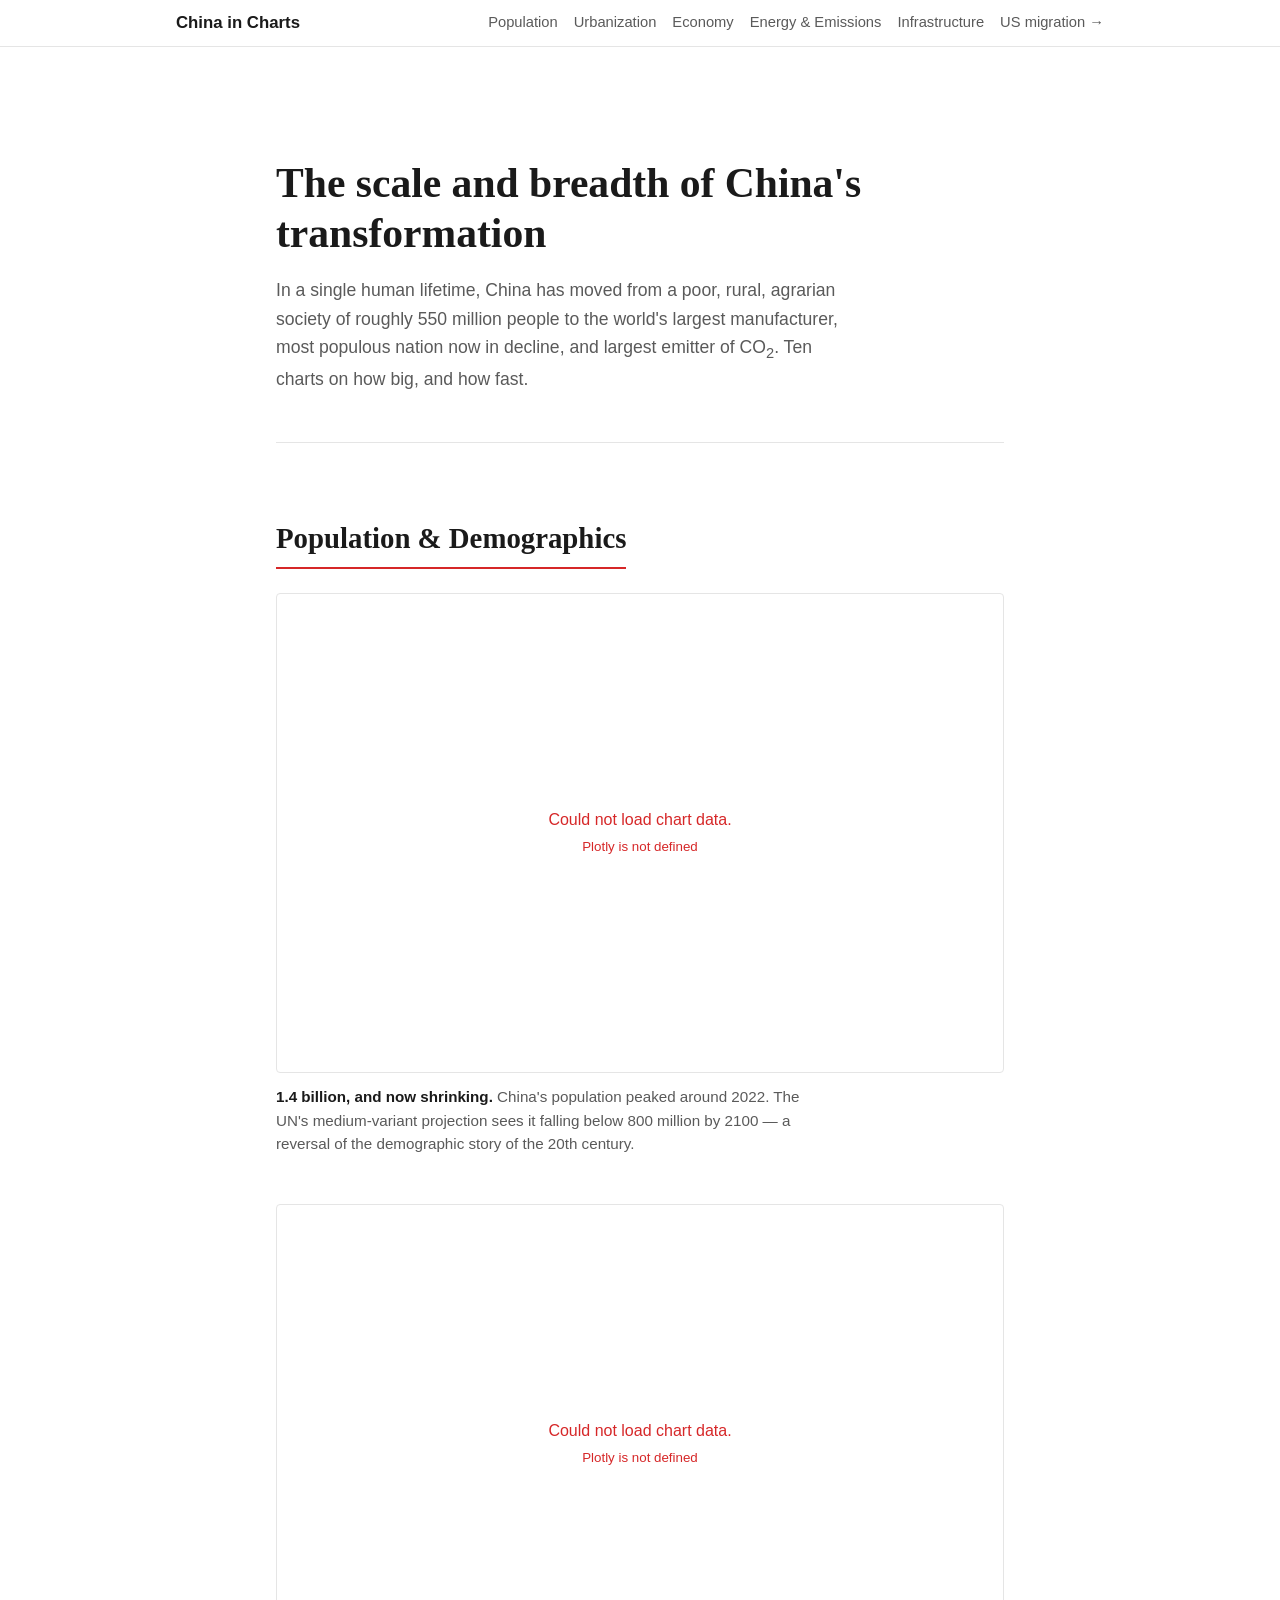
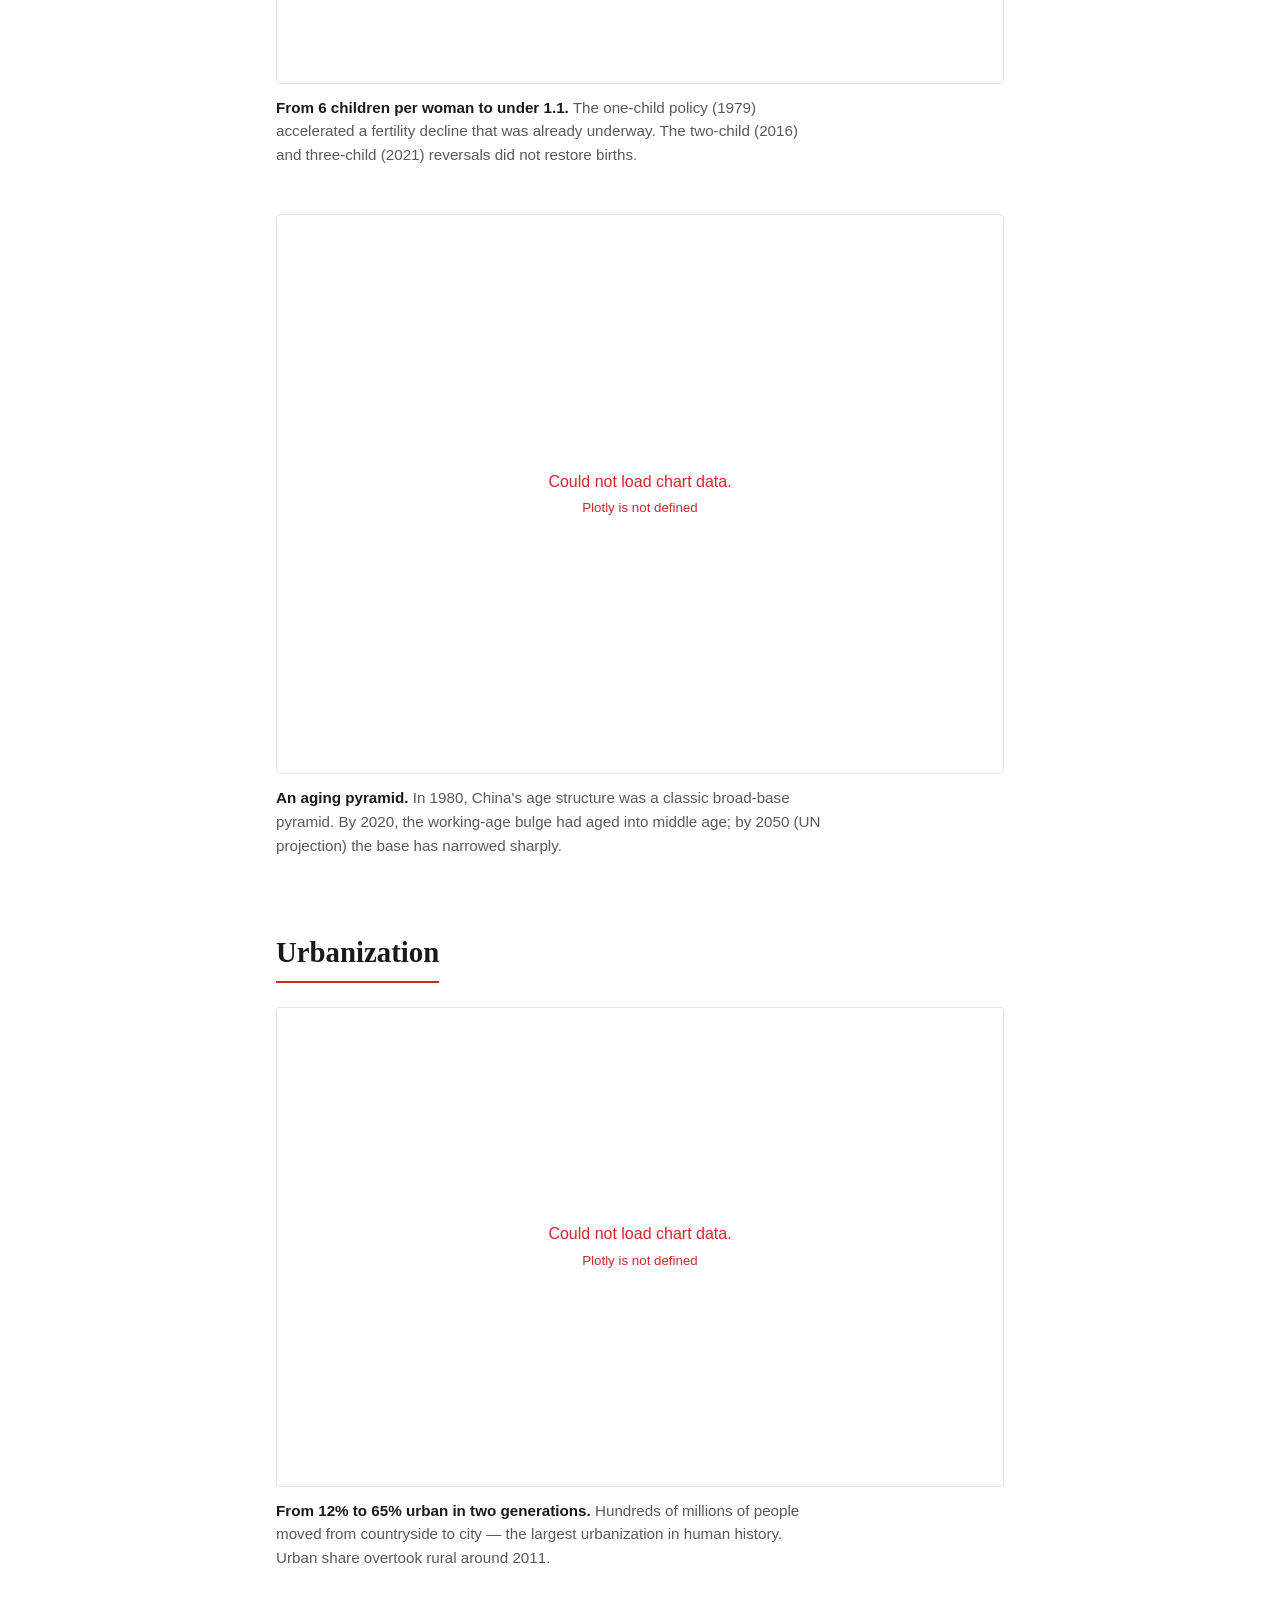
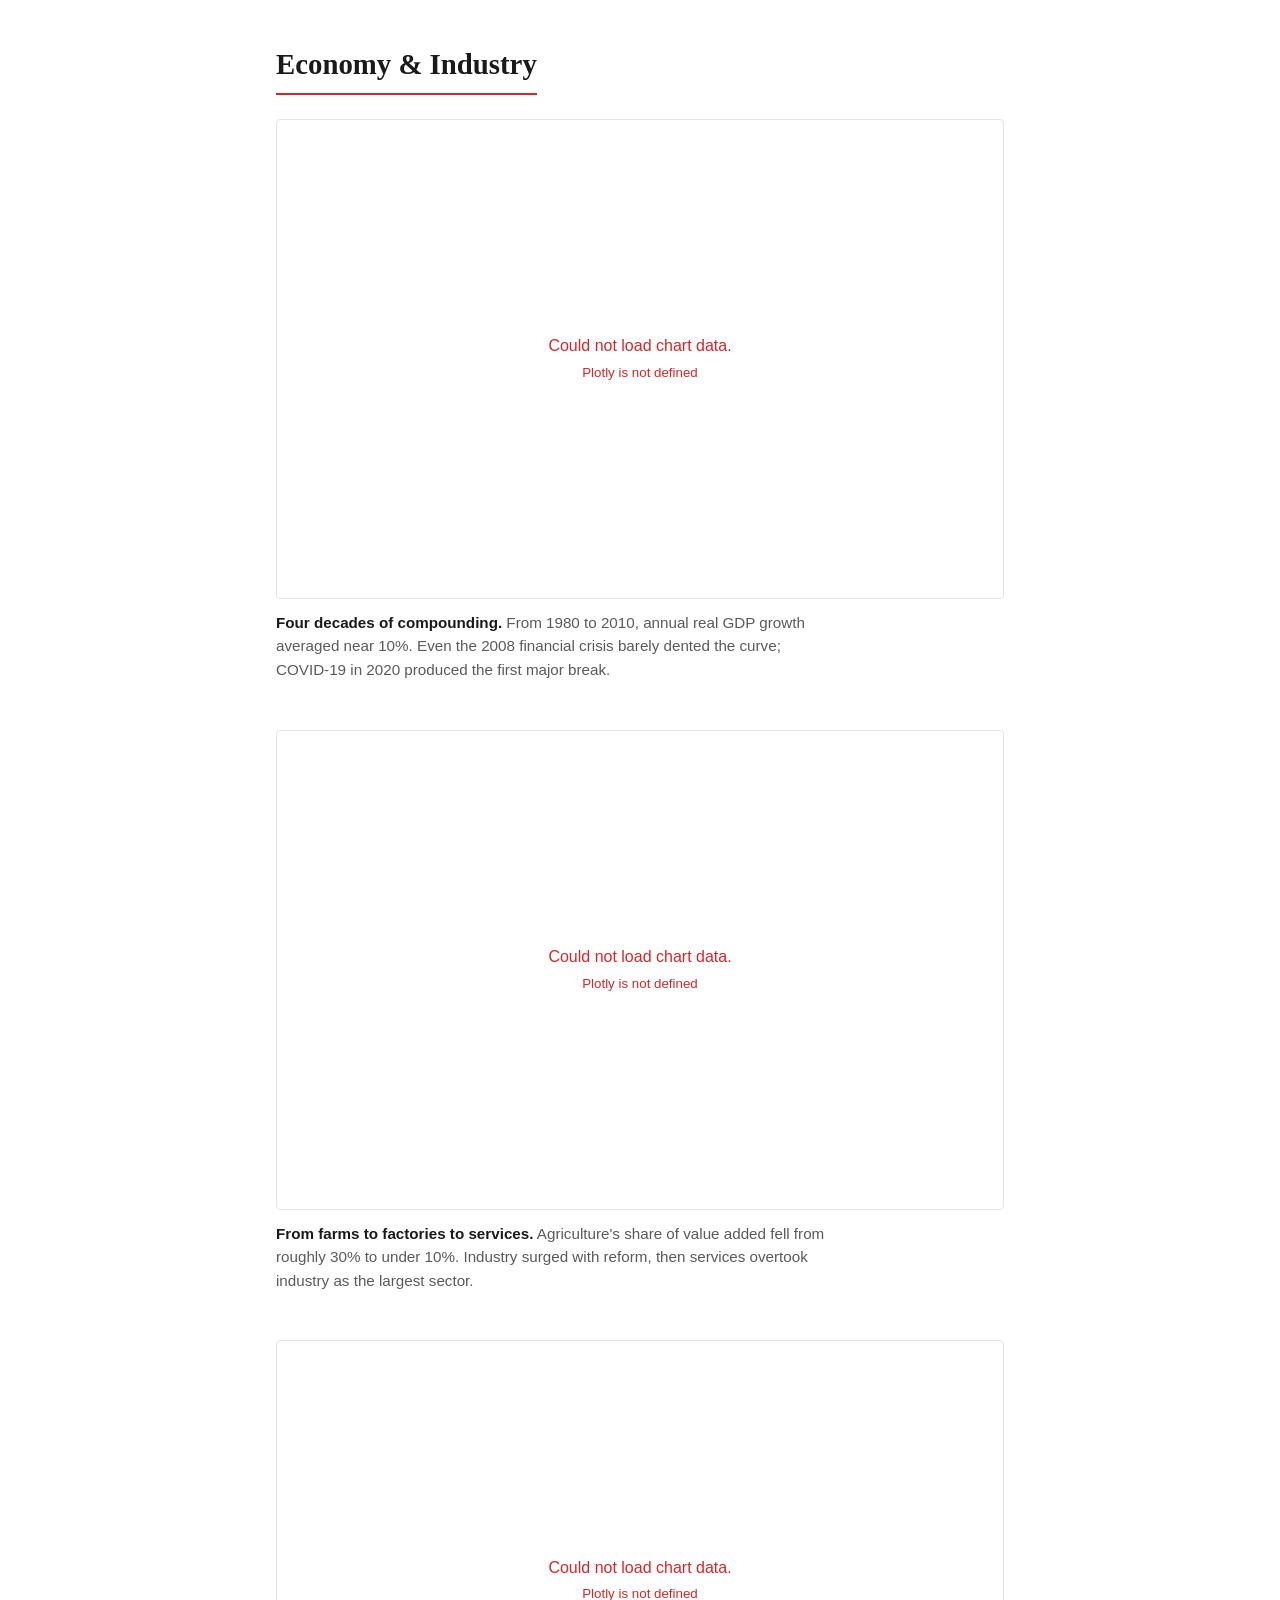
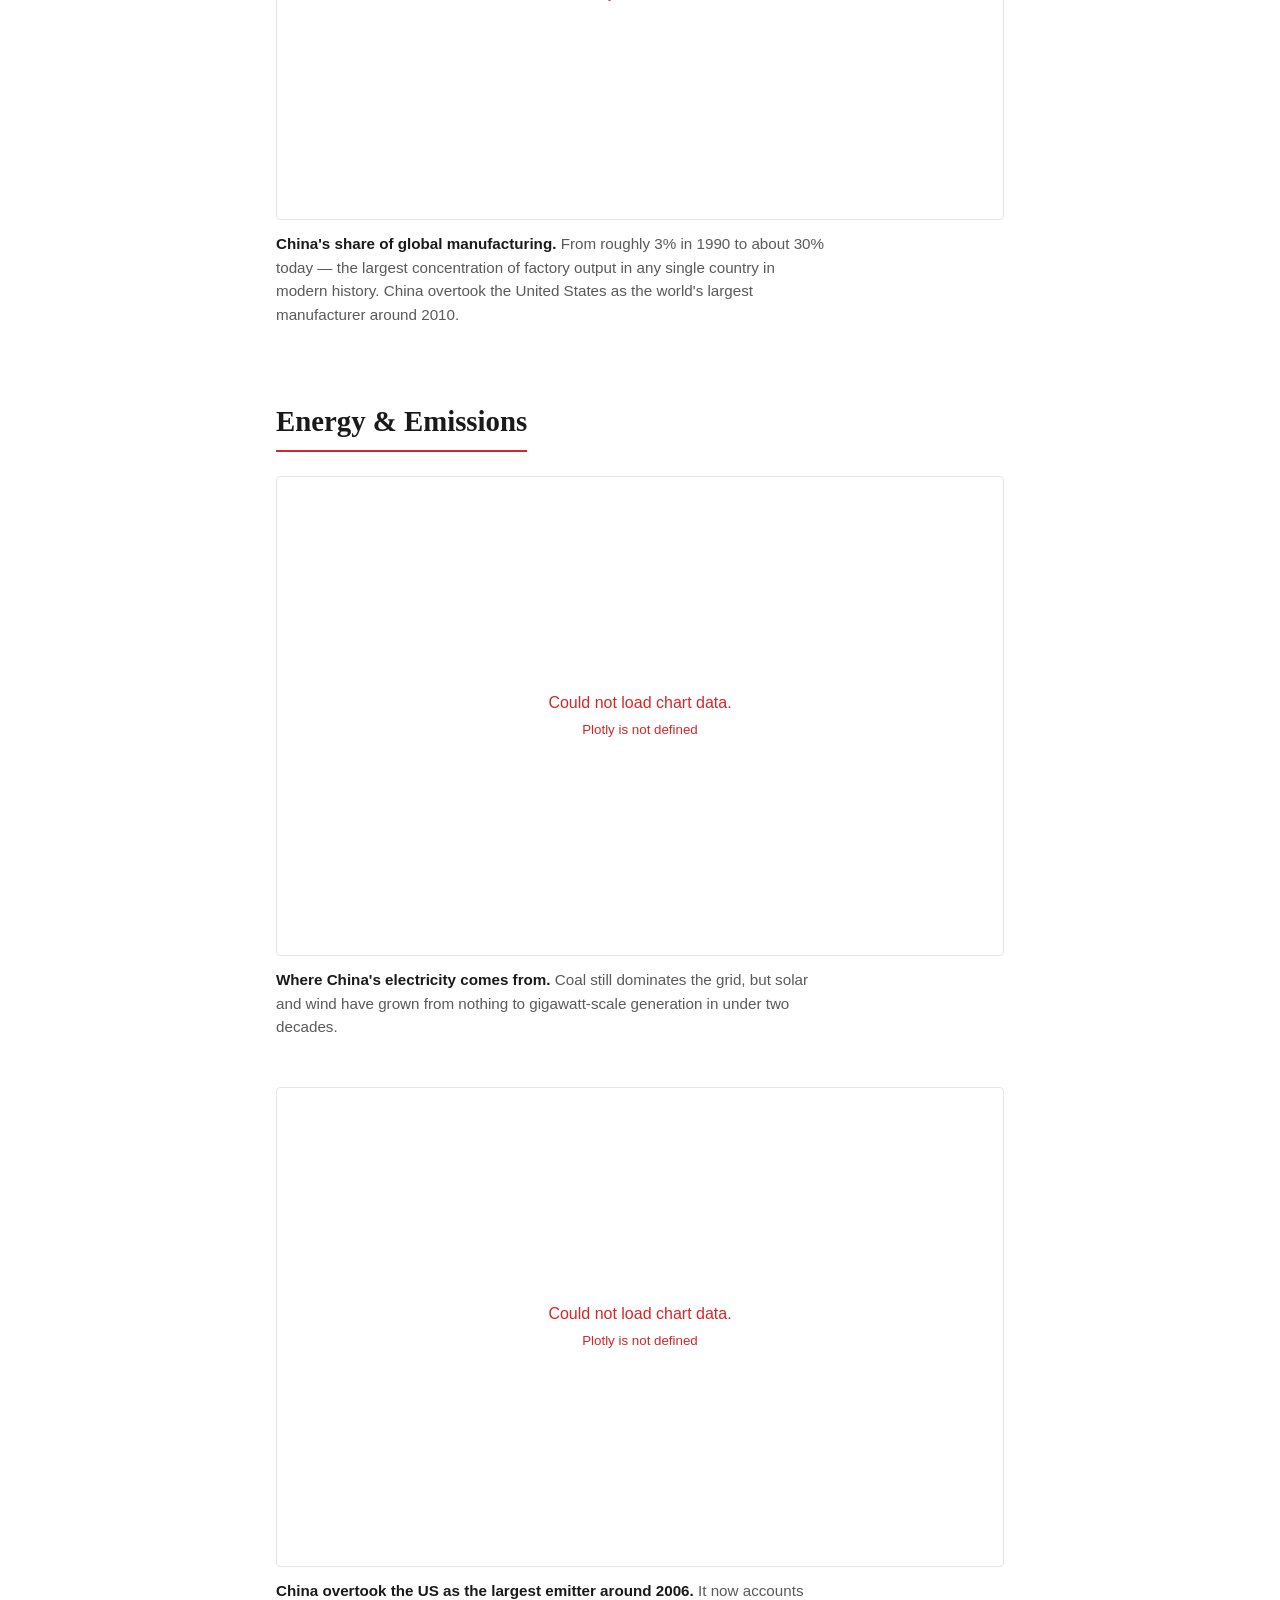
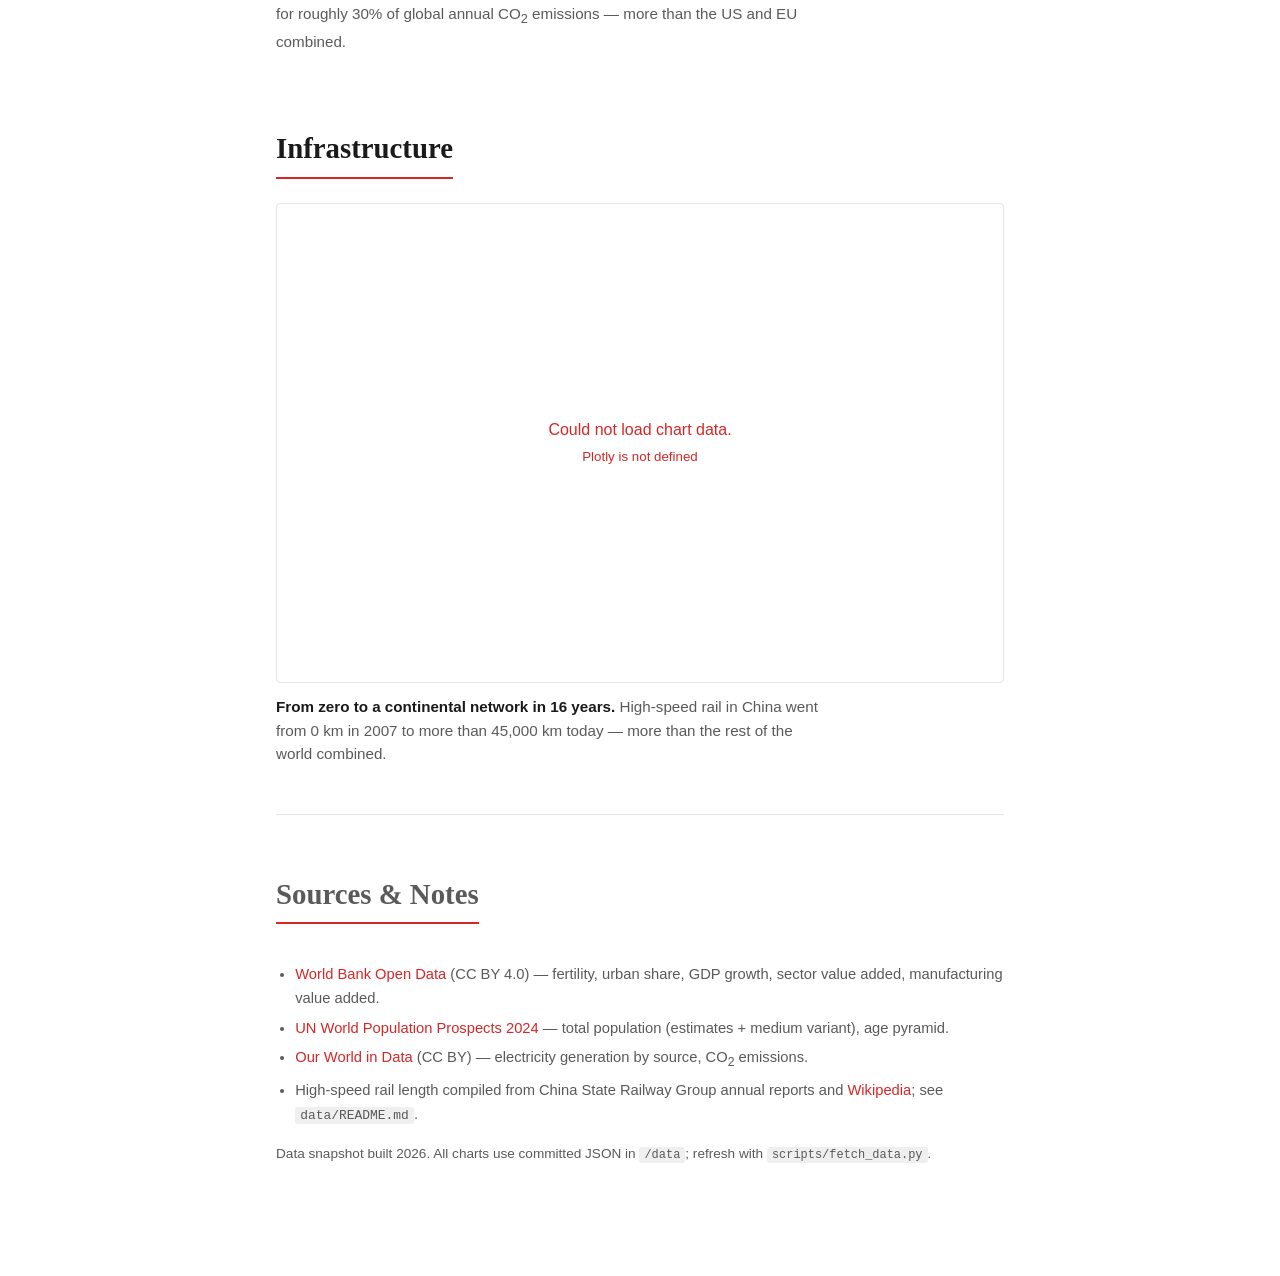
<file: index.html>
<!DOCTYPE html>
<html lang="en">
<head>
  <meta charset="UTF-8" />
  <meta name="viewport" content="width=device-width, initial-scale=1.0" />
  <title>China in Charts: Population &amp; Industrialization</title>
  <meta name="description" content="Interactive charts on the scale and breadth of China's population changes and rapid industrialization, 1950 to today." />
  <link rel="stylesheet" href="css/styles.css" />
  <script src="https://cdn.plot.ly/plotly-basic-2.35.2.min.js" charset="utf-8"></script>
</head>
<body>
  <header class="site-header">
    <div class="header-inner">
      <a class="brand" href="#top">China in Charts</a>
      <nav class="topnav" aria-label="Sections">
        <a href="#population">Population</a>
        <a href="#urbanization">Urbanization</a>
        <a href="#economy">Economy</a>
        <a href="#energy">Energy &amp; Emissions</a>
        <a href="#infrastructure">Infrastructure</a>
        <a href="usa_migration.html">US migration &rarr;</a>
      </nav>
    </div>
  </header>

  <main id="top">
    <section class="hero">
      <h1>The scale and breadth of China's transformation</h1>
      <p class="lede">
        In a single human lifetime, China has moved from a poor, rural, agrarian
        society of roughly 550 million people to the world's largest manufacturer,
        most populous nation now in decline, and largest emitter of CO<sub>2</sub>.
        Ten charts on how big, and how fast.
      </p>
    </section>

    <section id="population">
      <h2>Population &amp; Demographics</h2>

      <figure class="chart-block">
        <div id="chart-population-total" class="chart" aria-label="China total population, 1950 to 2100"></div>
        <figcaption>
          <strong>1.4 billion, and now shrinking.</strong> China's population peaked
          around 2022. The UN's medium-variant projection sees it falling below
          800 million by 2100 — a reversal of the demographic story of the 20th century.
        </figcaption>
      </figure>

      <figure class="chart-block">
        <div id="chart-fertility-rate" class="chart" aria-label="China total fertility rate over time"></div>
        <figcaption>
          <strong>From 6 children per woman to under 1.1.</strong> The one-child
          policy (1979) accelerated a fertility decline that was already underway.
          The two-child (2016) and three-child (2021) reversals did not restore births.
        </figcaption>
      </figure>

      <figure class="chart-block">
        <div id="chart-population-pyramid" class="chart chart-tall" aria-label="China population pyramid, 1980 vs 2020 vs 2050"></div>
        <figcaption>
          <strong>An aging pyramid.</strong> In 1980, China's age structure was a
          classic broad-base pyramid. By 2020, the working-age bulge had aged into
          middle age; by 2050 (UN projection) the base has narrowed sharply.
        </figcaption>
      </figure>
    </section>

    <section id="urbanization">
      <h2>Urbanization</h2>
      <figure class="chart-block">
        <div id="chart-urban-rural" class="chart" aria-label="China urban vs rural population share"></div>
        <figcaption>
          <strong>From 12% to 65% urban in two generations.</strong> Hundreds of
          millions of people moved from countryside to city — the largest
          urbanization in human history. Urban share overtook rural around 2011.
        </figcaption>
      </figure>
    </section>

    <section id="economy">
      <h2>Economy &amp; Industry</h2>

      <figure class="chart-block">
        <div id="chart-gdp-growth" class="chart" aria-label="China annual real GDP growth"></div>
        <figcaption>
          <strong>Four decades of compounding.</strong> From 1980 to 2010, annual
          real GDP growth averaged near 10%. Even the 2008 financial crisis barely
          dented the curve; COVID-19 in 2020 produced the first major break.
        </figcaption>
      </figure>

      <figure class="chart-block">
        <div id="chart-sector-shares" class="chart" aria-label="China value added by sector"></div>
        <figcaption>
          <strong>From farms to factories to services.</strong> Agriculture's share
          of value added fell from roughly 30% to under 10%. Industry surged with
          reform, then services overtook industry as the largest sector.
        </figcaption>
      </figure>

      <figure class="chart-block">
        <div id="chart-mfg-share-global" class="chart" aria-label="China share of global manufacturing value added"></div>
        <figcaption>
          <strong>China's share of global manufacturing.</strong> From roughly 3%
          in 1990 to about 30% today — the largest concentration of factory
          output in any single country in modern history. China overtook the
          United States as the world's largest manufacturer around 2010.
        </figcaption>
      </figure>
    </section>

    <section id="energy">
      <h2>Energy &amp; Emissions</h2>

      <figure class="chart-block">
        <div id="chart-electricity-mix" class="chart" aria-label="China electricity generation by source"></div>
        <figcaption>
          <strong>Where China's electricity comes from.</strong> Coal still
          dominates the grid, but solar and wind have grown from nothing to
          gigawatt-scale generation in under two decades.
        </figcaption>
      </figure>

      <figure class="chart-block">
        <div id="chart-co2-vs-world" class="chart" aria-label="Annual CO2 emissions, China vs world"></div>
        <figcaption>
          <strong>China overtook the US as the largest emitter around 2006.</strong>
          It now accounts for roughly 30% of global annual CO<sub>2</sub> emissions —
          more than the US and EU combined.
        </figcaption>
      </figure>
    </section>

    <section id="infrastructure">
      <h2>Infrastructure</h2>
      <figure class="chart-block">
        <div id="chart-hsr-network" class="chart" aria-label="China high-speed rail network length"></div>
        <figcaption>
          <strong>From zero to a continental network in 16 years.</strong>
          High-speed rail in China went from 0 km in 2007 to more than
          45,000 km today — more than the rest of the world combined.
        </figcaption>
      </figure>
    </section>

    <section id="sources" class="sources">
      <h2>Sources &amp; Notes</h2>
      <ul>
        <li><a href="https://data.worldbank.org/">World Bank Open Data</a> (CC&nbsp;BY 4.0) — fertility, urban share, GDP growth, sector value added, manufacturing value added.</li>
        <li><a href="https://population.un.org/wpp/">UN World Population Prospects 2024</a> — total population (estimates + medium variant), age pyramid.</li>
        <li><a href="https://ourworldindata.org/">Our World in Data</a> (CC&nbsp;BY) — electricity generation by source, CO<sub>2</sub> emissions.</li>
        <li>High-speed rail length compiled from China State Railway Group annual reports and <a href="https://en.wikipedia.org/wiki/High-speed_rail_in_China">Wikipedia</a>; see <code>data/README.md</code>.</li>
      </ul>
      <p class="footnote">Data snapshot built 2026. All charts use committed JSON in <code>/data</code>; refresh with <code>scripts/fetch_data.py</code>.</p>
    </section>
  </main>

  <script type="module" src="js/main.js"></script>
</body>
</html>
</file>
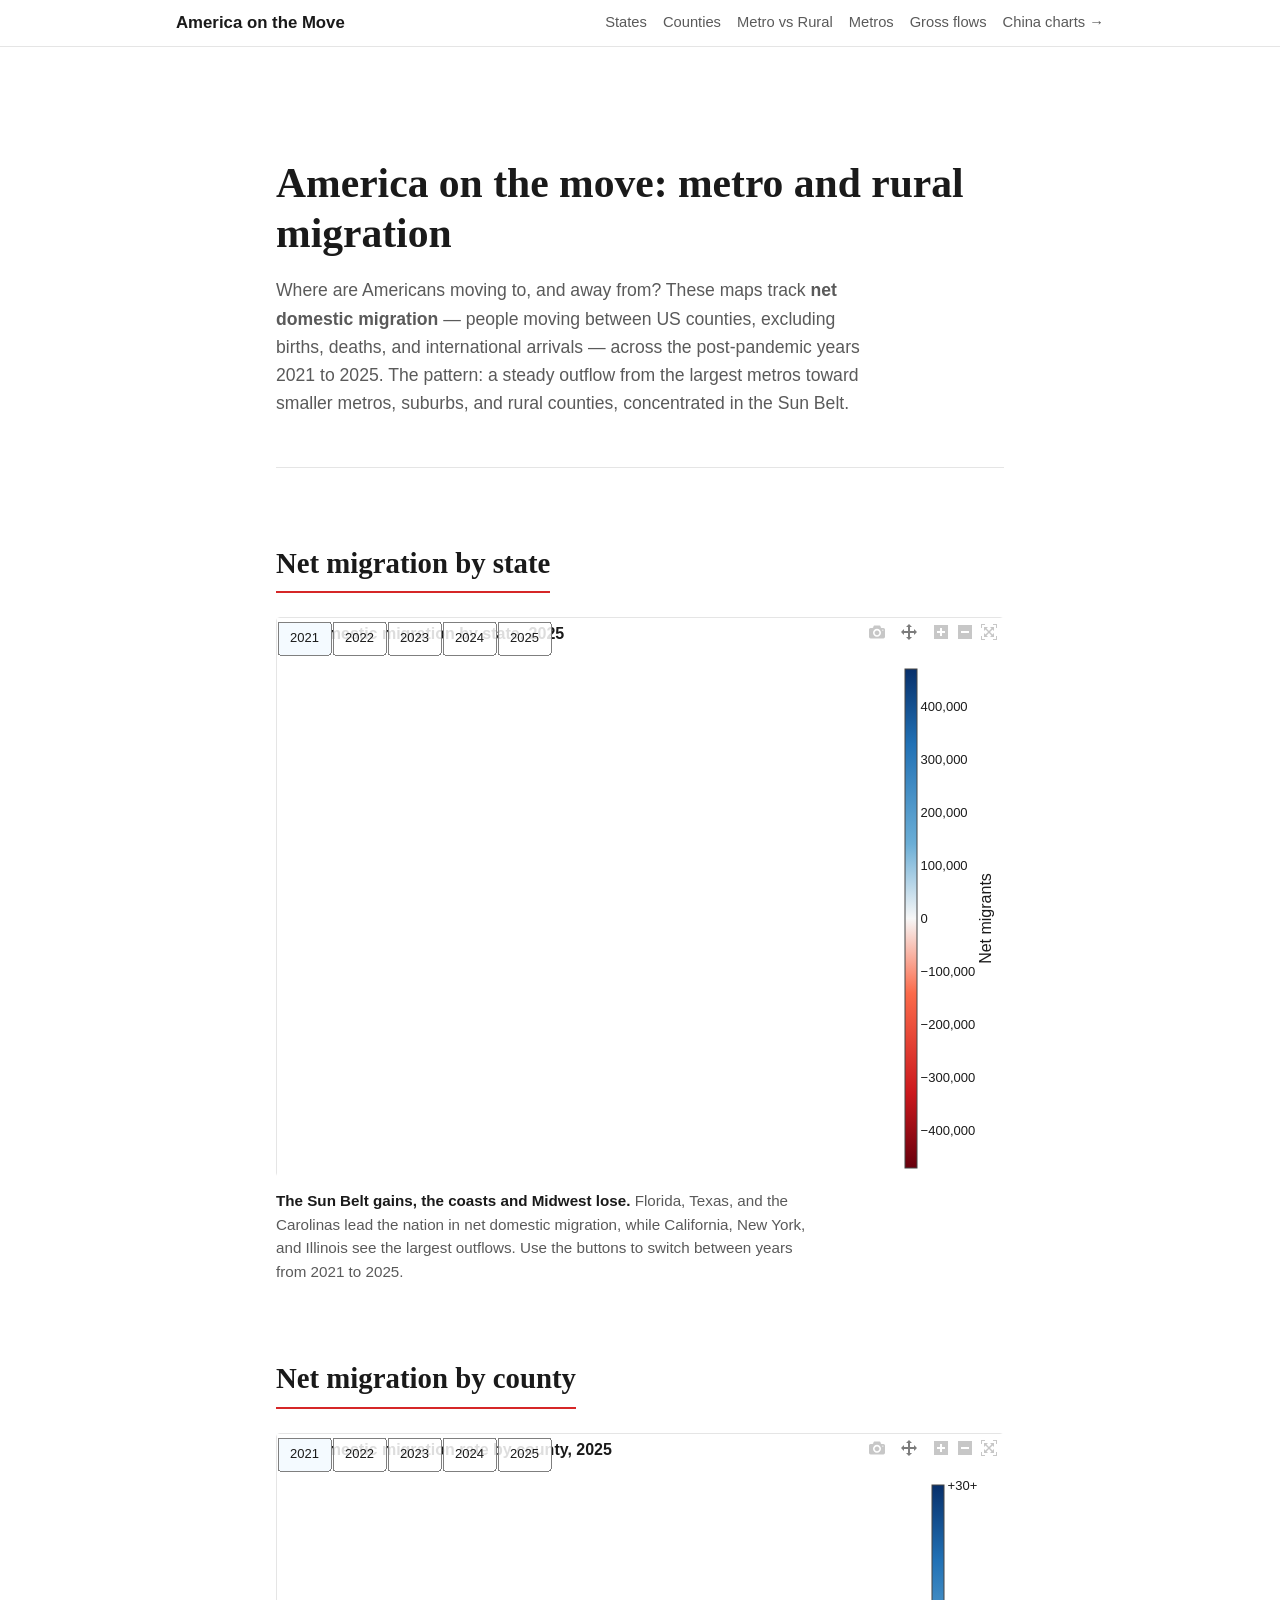
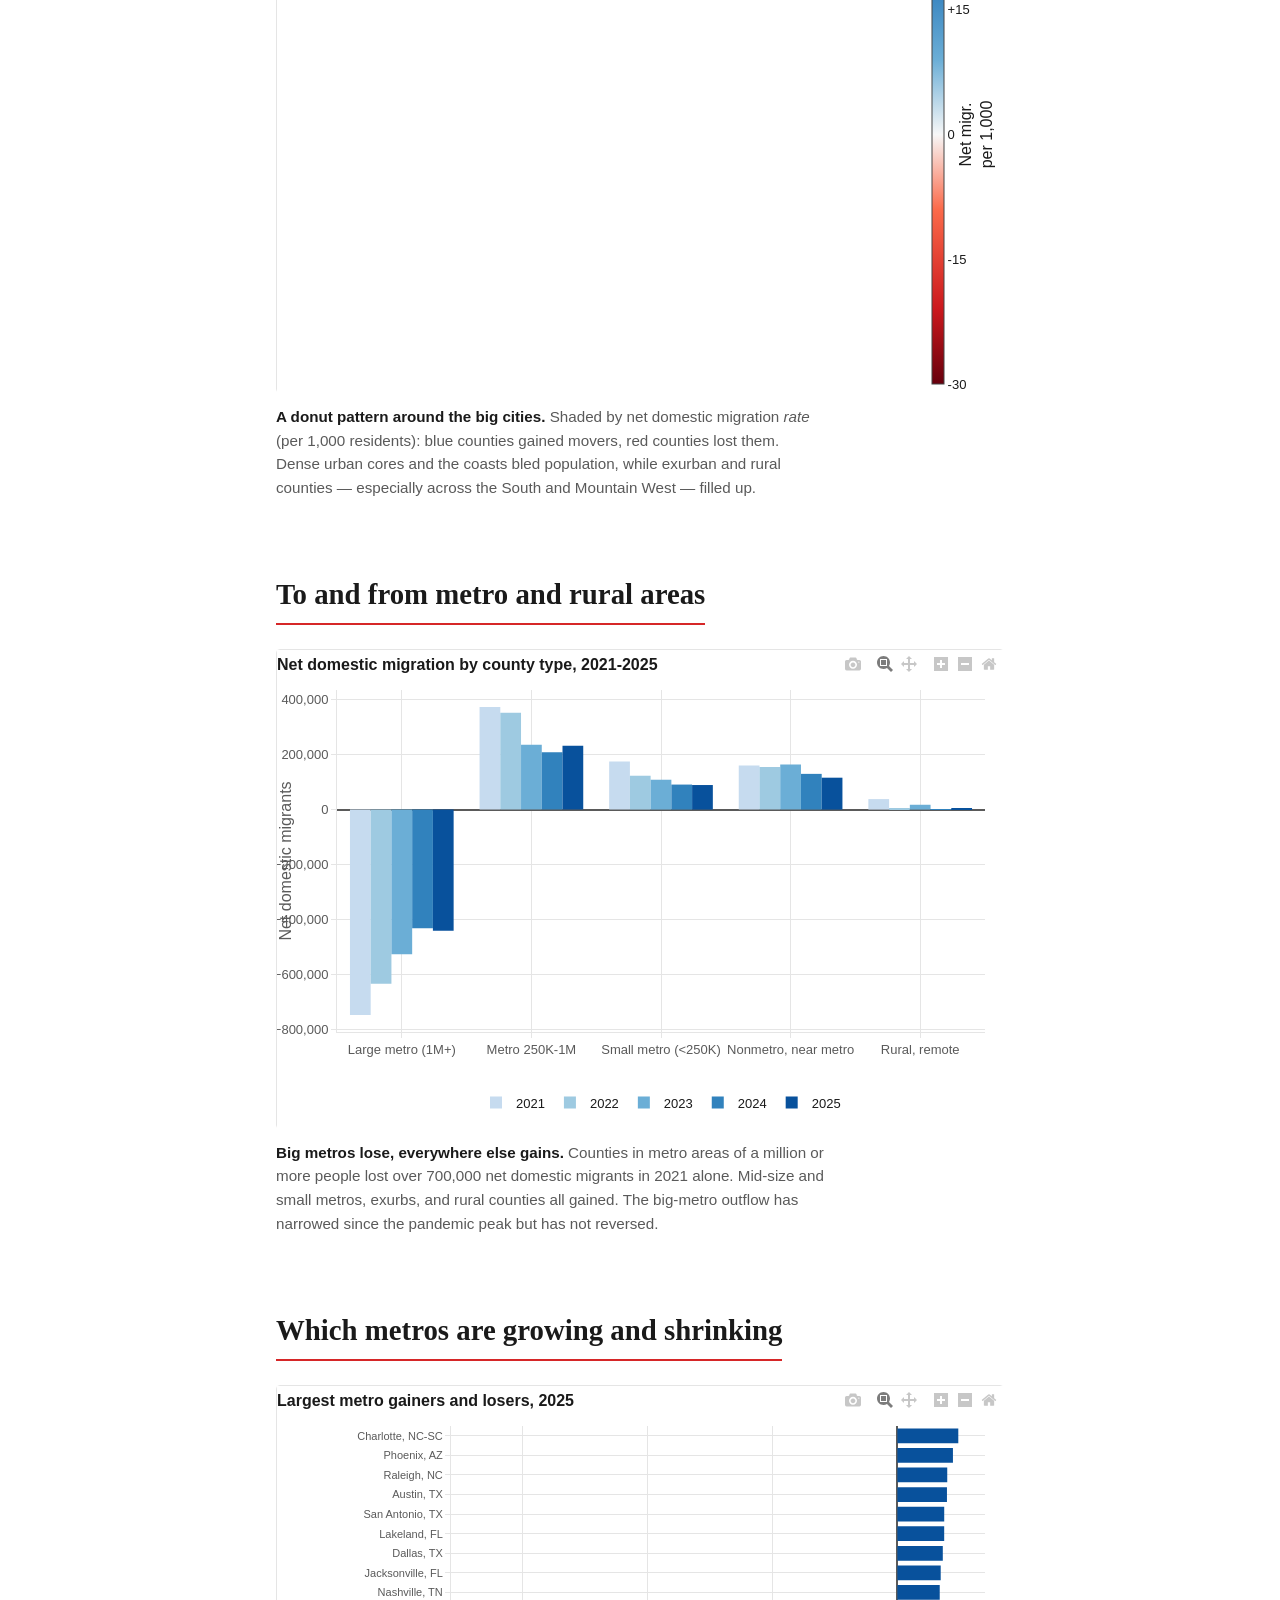
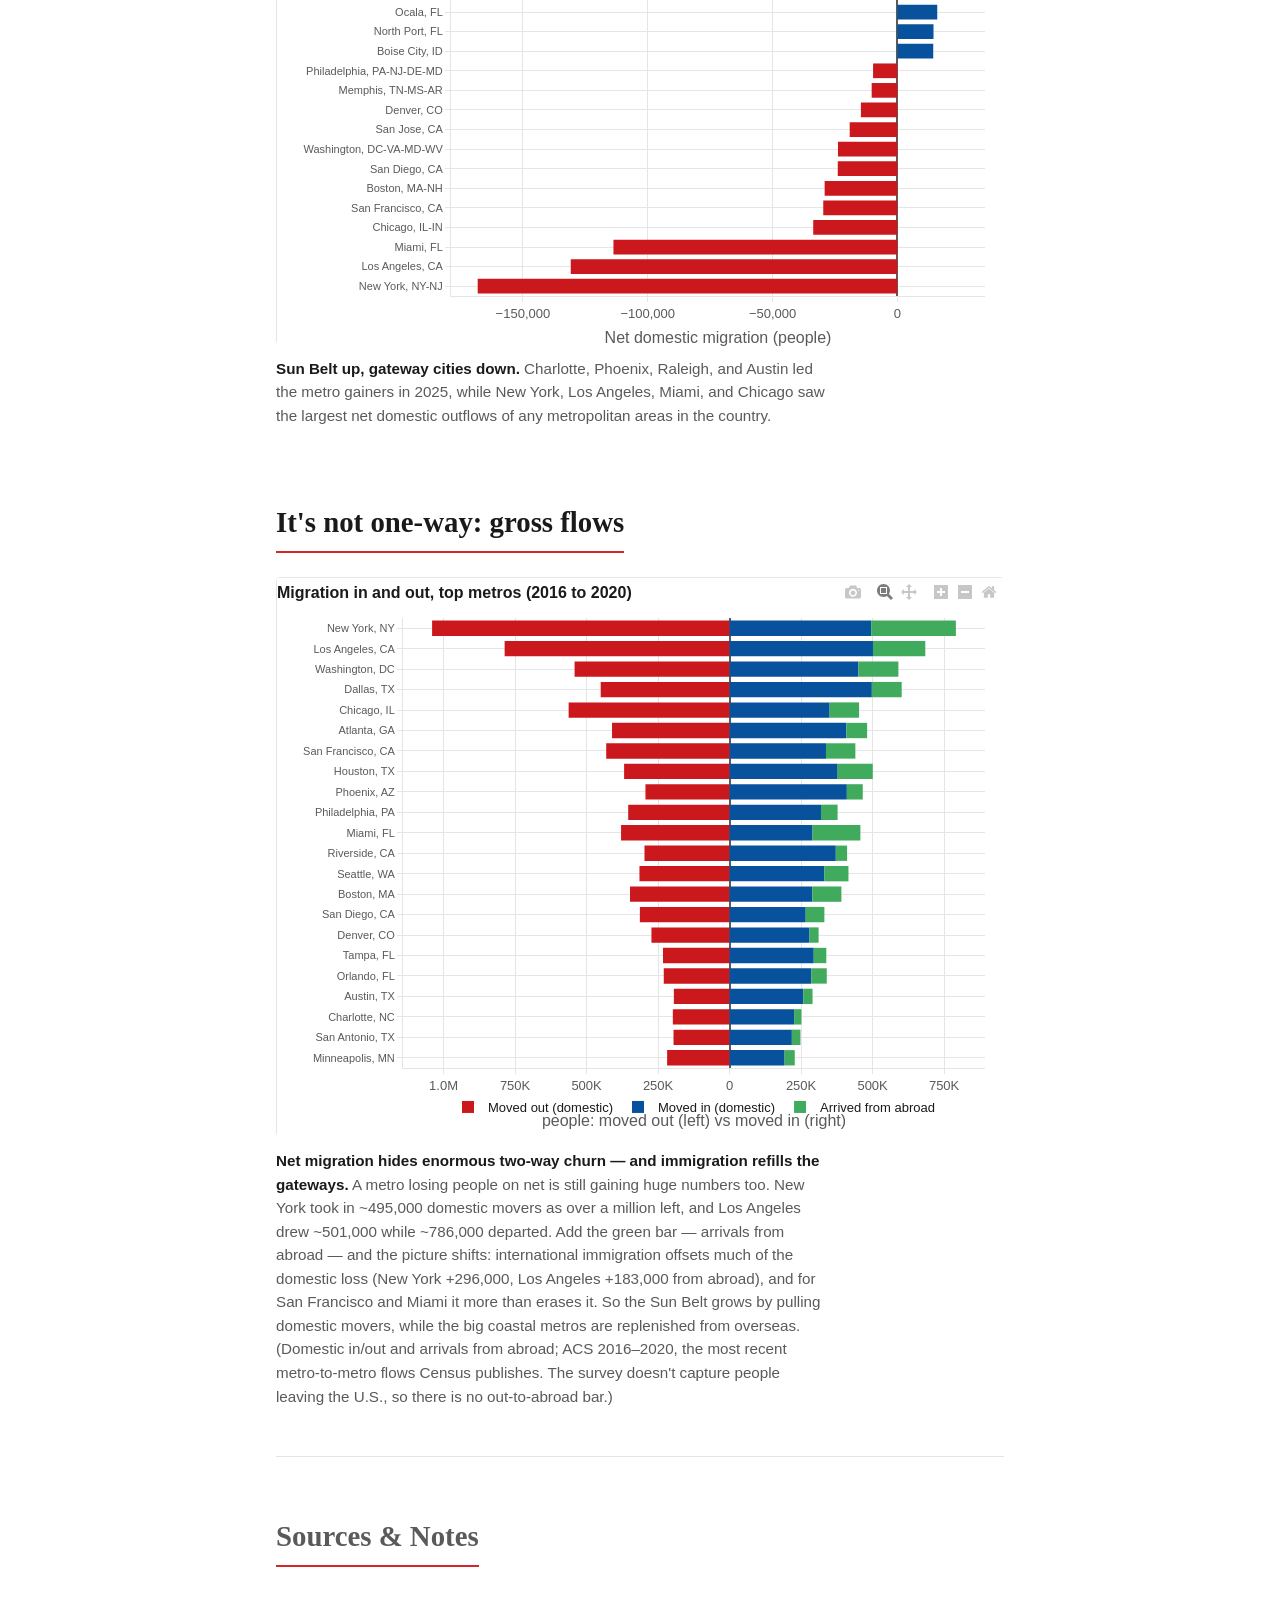
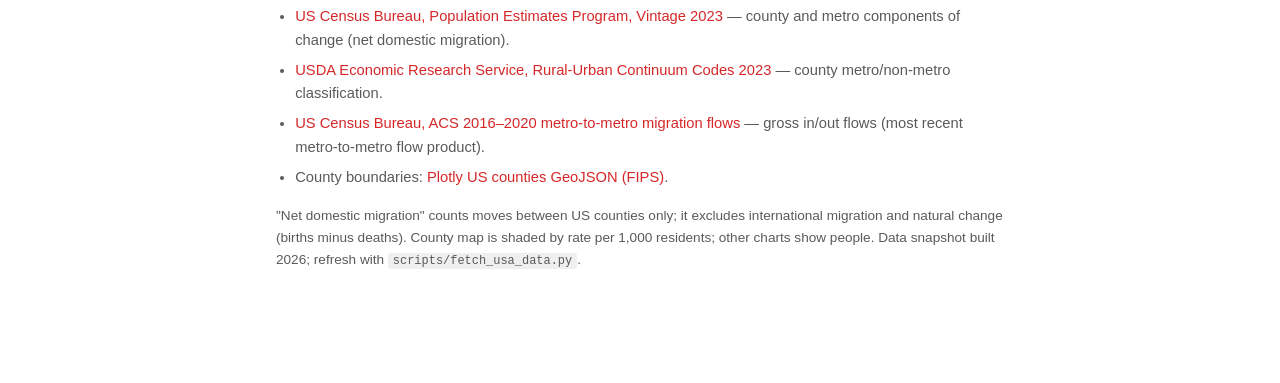
<file: usa_migration.html>
<!DOCTYPE html>
<html lang="en">
<head>
  <meta charset="UTF-8" />
  <meta name="viewport" content="width=device-width, initial-scale=1.0" />
  <title>America on the Move: Metro &amp; Rural Migration</title>
  <meta name="description" content="Interactive maps of domestic migration to and from US metro and rural areas, 2021-2023, from Census Bureau estimates." />
  <link rel="stylesheet" href="css/styles.css" />
  <script src="https://cdn.plot.ly/plotly-2.35.2.min.js" charset="utf-8"></script>
</head>
<body>
  <header class="site-header">
    <div class="header-inner">
      <a class="brand" href="#top">America on the Move</a>
      <nav class="topnav" aria-label="Sections">
        <a href="#states">States</a>
        <a href="#counties">Counties</a>
        <a href="#metro-rural">Metro vs Rural</a>
        <a href="#metros">Metros</a>
        <a href="#churn">Gross flows</a>
        <a href="index.html">China charts &rarr;</a>
      </nav>
    </div>
  </header>

  <main id="top">
    <section class="hero">
      <h1>America on the move: metro and rural migration</h1>
      <p class="lede">
        Where are Americans moving to, and away from? These maps track
        <strong>net domestic migration</strong> &mdash; people moving between US
        counties, excluding births, deaths, and international arrivals &mdash;
        across the post-pandemic years 2021 to 2025. The pattern: a steady
        outflow from the largest metros toward smaller metros, suburbs, and
        rural counties, concentrated in the Sun Belt.
      </p>
    </section>

    <section id="states">
      <h2>Net migration by state</h2>
      <figure class="chart-block">
        <div id="map-state-migration" class="chart chart-tall" aria-label="US map of net domestic migration by state"></div>
        <figcaption>
          <strong>The Sun Belt gains, the coasts and Midwest lose.</strong>
          Florida, Texas, and the Carolinas lead the nation in net domestic
          migration, while California, New York, and Illinois see the largest
          outflows. Use the buttons to switch between years from 2021 to 2025.
        </figcaption>
      </figure>
    </section>

    <section id="counties">
      <h2>Net migration by county</h2>
      <figure class="chart-block">
        <div id="map-county-migration" class="chart chart-tall" aria-label="US county map of net domestic migration rate"></div>
        <figcaption>
          <strong>A donut pattern around the big cities.</strong> Shaded by net
          domestic migration <em>rate</em> (per 1,000 residents): blue counties
          gained movers, red counties lost them. Dense urban cores and the
          coasts bled population, while exurban and rural counties &mdash;
          especially across the South and Mountain West &mdash; filled up.
        </figcaption>
      </figure>
    </section>

    <section id="metro-rural">
      <h2>To and from metro and rural areas</h2>
      <figure class="chart-block">
        <div id="chart-metro-rural-trend" class="chart" aria-label="Net domestic migration by county type, 2021 to 2025"></div>
        <figcaption>
          <strong>Big metros lose, everywhere else gains.</strong> Counties in
          metro areas of a million or more people lost over 700,000 net domestic
          migrants in 2021 alone. Mid-size and small metros, exurbs, and rural
          counties all gained. The big-metro outflow has narrowed since the
          pandemic peak but has not reversed.
        </figcaption>
      </figure>
    </section>

    <section id="metros">
      <h2>Which metros are growing and shrinking</h2>
      <figure class="chart-block">
        <div id="chart-top-metros" class="chart chart-tall" aria-label="Top metro gainers and losers by net domestic migration, latest year"></div>
        <figcaption>
          <strong>Sun Belt up, gateway cities down.</strong> Charlotte, Phoenix,
          Raleigh, and Austin led the metro gainers in 2025, while New York, Los
          Angeles, Miami, and Chicago saw the largest net domestic outflows of
          any metropolitan areas in the country.
        </figcaption>
      </figure>
    </section>

    <section id="churn">
      <h2>It's not one-way: gross flows</h2>
      <figure class="chart-block">
        <div id="chart-metro-gross-flows" class="chart chart-tall" aria-label="Gross domestic migration in and out of top metros, 2016-2020"></div>
        <figcaption>
          <strong>Net migration hides enormous two-way churn &mdash; and
          immigration refills the gateways.</strong> A metro losing people on
          net is still gaining huge numbers too. New York took in ~495,000
          domestic movers as over a million left, and Los Angeles drew ~501,000
          while ~786,000 departed. Add the green bar &mdash; arrivals from
          abroad &mdash; and the picture shifts: international immigration
          offsets much of the domestic loss (New York +296,000, Los Angeles
          +183,000 from abroad), and for San Francisco and Miami it more than
          erases it. So the Sun Belt grows by pulling domestic movers, while
          the big coastal metros are replenished from overseas. (Domestic
          in/out and arrivals from abroad; ACS 2016&ndash;2020, the most recent
          metro-to-metro flows Census publishes. The survey doesn't capture
          people leaving the U.S., so there is no out-to-abroad bar.)
        </figcaption>
      </figure>
    </section>

    <section id="sources" class="sources">
      <h2>Sources &amp; Notes</h2>
      <ul>
        <li><a href="https://www.census.gov/programs-surveys/popest.html">US Census Bureau, Population Estimates Program, Vintage 2023</a> &mdash; county and metro components of change (net domestic migration).</li>
        <li><a href="https://www.ers.usda.gov/data-products/rural-urban-continuum-codes/">USDA Economic Research Service, Rural-Urban Continuum Codes 2023</a> &mdash; county metro/non-metro classification.</li>
        <li><a href="https://www.census.gov/data/tables/2020/demo/geographic-mobility/metro-to-metro-migration.html">US Census Bureau, ACS 2016&ndash;2020 metro-to-metro migration flows</a> &mdash; gross in/out flows (most recent metro-to-metro flow product).</li>
        <li>County boundaries: <a href="https://github.com/plotly/datasets">Plotly US counties GeoJSON (FIPS)</a>.</li>
      </ul>
      <p class="footnote">
        "Net domestic migration" counts moves between US counties only; it
        excludes international migration and natural change (births minus
        deaths). County map is shaded by rate per 1,000 residents; other charts
        show people. Data snapshot built 2026; refresh with
        <code>scripts/fetch_usa_data.py</code>.
      </p>
    </section>
  </main>

  <script type="module" src="js/usa-main.js"></script>
</body>
</html>
</file>
<file: css/styles.css>
:root {
  --bg: #ffffff;
  --fg: #1a1a1a;
  --muted: #5a5a5a;
  --border: #e5e5e5;
  --accent-china: #D62728;
  --accent-china-soft: #f4b8b8;
  --accent-world: #7F7F7F;
  --accent-blue: #1f77b4;
  --accent-green: #2ca02c;
  --accent-orange: #ff7f0e;
  --accent-purple: #9467bd;
  --content-w: 760px;
  --wide-w: 960px;
  --chart-h: 480px;
  --font-sans: -apple-system, BlinkMacSystemFont, "Segoe UI", Roboto, "Helvetica Neue", Arial, sans-serif;
  --font-serif: Georgia, "Times New Roman", serif;
}

@media (prefers-color-scheme: dark) {
  :root {
    --bg: #0e1116;
    --fg: #e6e6e6;
    --muted: #9aa0a6;
    --border: #2a2f37;
    --accent-china: #ff6b6b;
    --accent-china-soft: #5a2a2a;
    --accent-world: #b0b0b0;
  }
}

* { box-sizing: border-box; }

html, body {
  margin: 0;
  padding: 0;
  background: var(--bg);
  color: var(--fg);
  font-family: var(--font-sans);
  line-height: 1.6;
  -webkit-font-smoothing: antialiased;
}

a { color: var(--accent-china); text-decoration: none; }
a:hover { text-decoration: underline; }

.site-header {
  position: sticky;
  top: 0;
  z-index: 100;
  background: var(--bg);
  border-bottom: 1px solid var(--border);
  backdrop-filter: blur(6px);
}
.header-inner {
  max-width: var(--wide-w);
  margin: 0 auto;
  padding: 0.6rem 1rem;
  display: flex;
  flex-wrap: wrap;
  align-items: center;
  gap: 1rem;
  justify-content: space-between;
}
.brand {
  font-weight: 700;
  font-size: 1.05rem;
  color: var(--fg);
}
.topnav {
  display: flex;
  gap: 1rem;
  flex-wrap: wrap;
}
.topnav a {
  color: var(--muted);
  font-size: 0.92rem;
}
.topnav a:hover { color: var(--accent-china); text-decoration: none; }

main {
  max-width: var(--content-w);
  margin: 0 auto;
  padding: 1rem 1rem 4rem;
}

.hero {
  padding: 3rem 0 2rem;
  border-bottom: 1px solid var(--border);
  margin-bottom: 2rem;
}
.hero h1 {
  font-family: var(--font-serif);
  font-size: clamp(1.8rem, 4vw, 2.6rem);
  line-height: 1.2;
  margin: 0 0 1rem;
}
.lede {
  font-size: 1.1rem;
  color: var(--muted);
  max-width: 60ch;
}

section {
  margin: 3rem 0;
  scroll-margin-top: 80px;
}
section > h2 {
  font-family: var(--font-serif);
  font-size: 1.8rem;
  border-bottom: 2px solid var(--accent-china);
  padding-bottom: 0.35rem;
  display: inline-block;
  margin-bottom: 1.5rem;
}

.chart-block {
  margin: 0 0 3rem;
  padding: 0;
}
.chart {
  width: 100%;
  height: var(--chart-h);
  margin-bottom: 0.75rem;
  border: 1px solid var(--border);
  border-radius: 4px;
  background: var(--bg);
}
.chart-tall { height: 560px; }
.chart-loading {
  display: flex;
  align-items: center;
  justify-content: center;
  color: var(--muted);
  font-style: italic;
}
.chart-error {
  display: flex;
  align-items: center;
  justify-content: center;
  color: var(--accent-china);
  padding: 1rem;
  text-align: center;
}
figcaption {
  font-size: 0.95rem;
  color: var(--muted);
  max-width: 65ch;
  line-height: 1.55;
}
figcaption strong { color: var(--fg); }

.sources {
  border-top: 1px solid var(--border);
  padding-top: 2rem;
  font-size: 0.92rem;
  color: var(--muted);
}
.sources ul { padding-left: 1.2rem; }
.sources li { margin-bottom: 0.4rem; }
.sources code {
  background: rgba(127,127,127,0.12);
  padding: 1px 5px;
  border-radius: 3px;
  font-size: 0.88em;
}
.footnote { font-size: 0.85rem; margin-top: 1rem; }

@media (max-width: 640px) {
  :root { --chart-h: 360px; }
  .chart-tall { height: 460px; }
  .hero { padding: 2rem 0 1rem; }
  .topnav { gap: 0.6rem; font-size: 0.85rem; }
  .topnav a { font-size: 0.85rem; }
  .header-inner { padding: 0.5rem 0.75rem; }
  main { padding: 1rem 0.75rem 3rem; }
}
</file>
